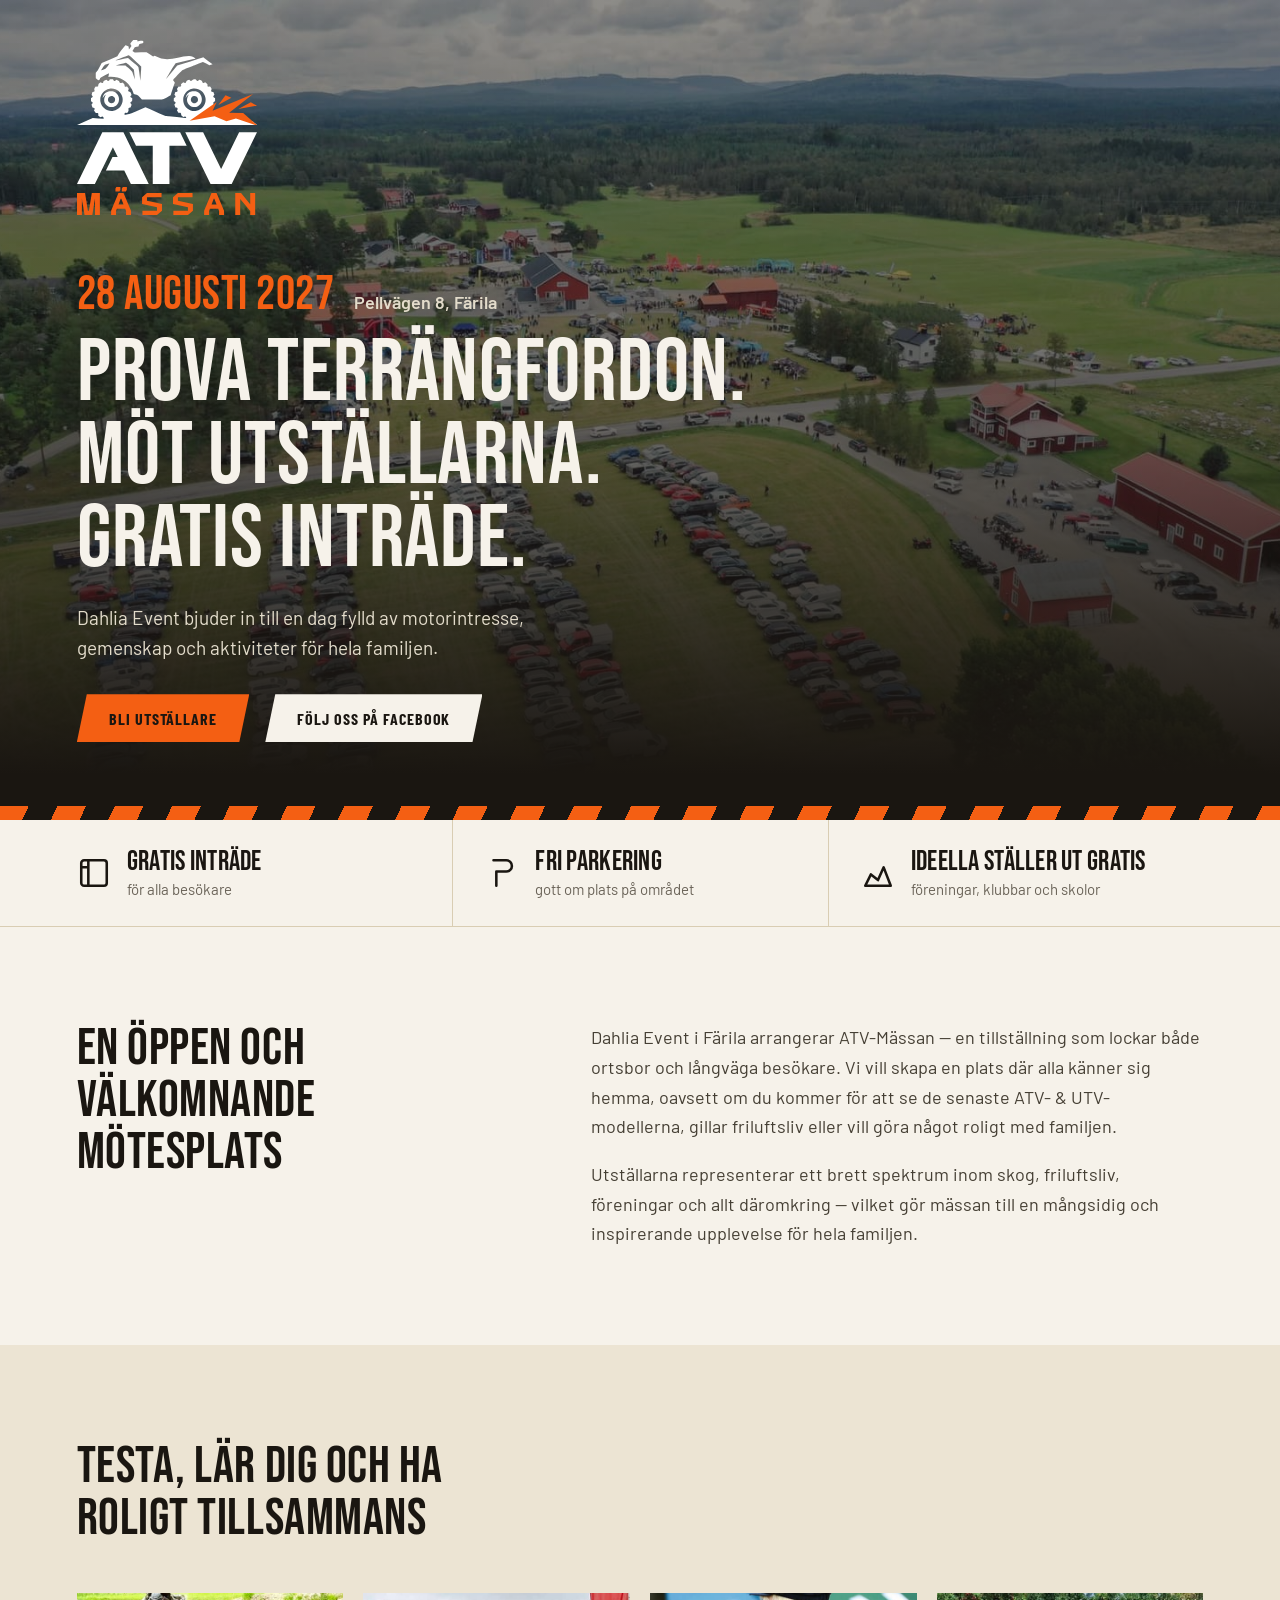
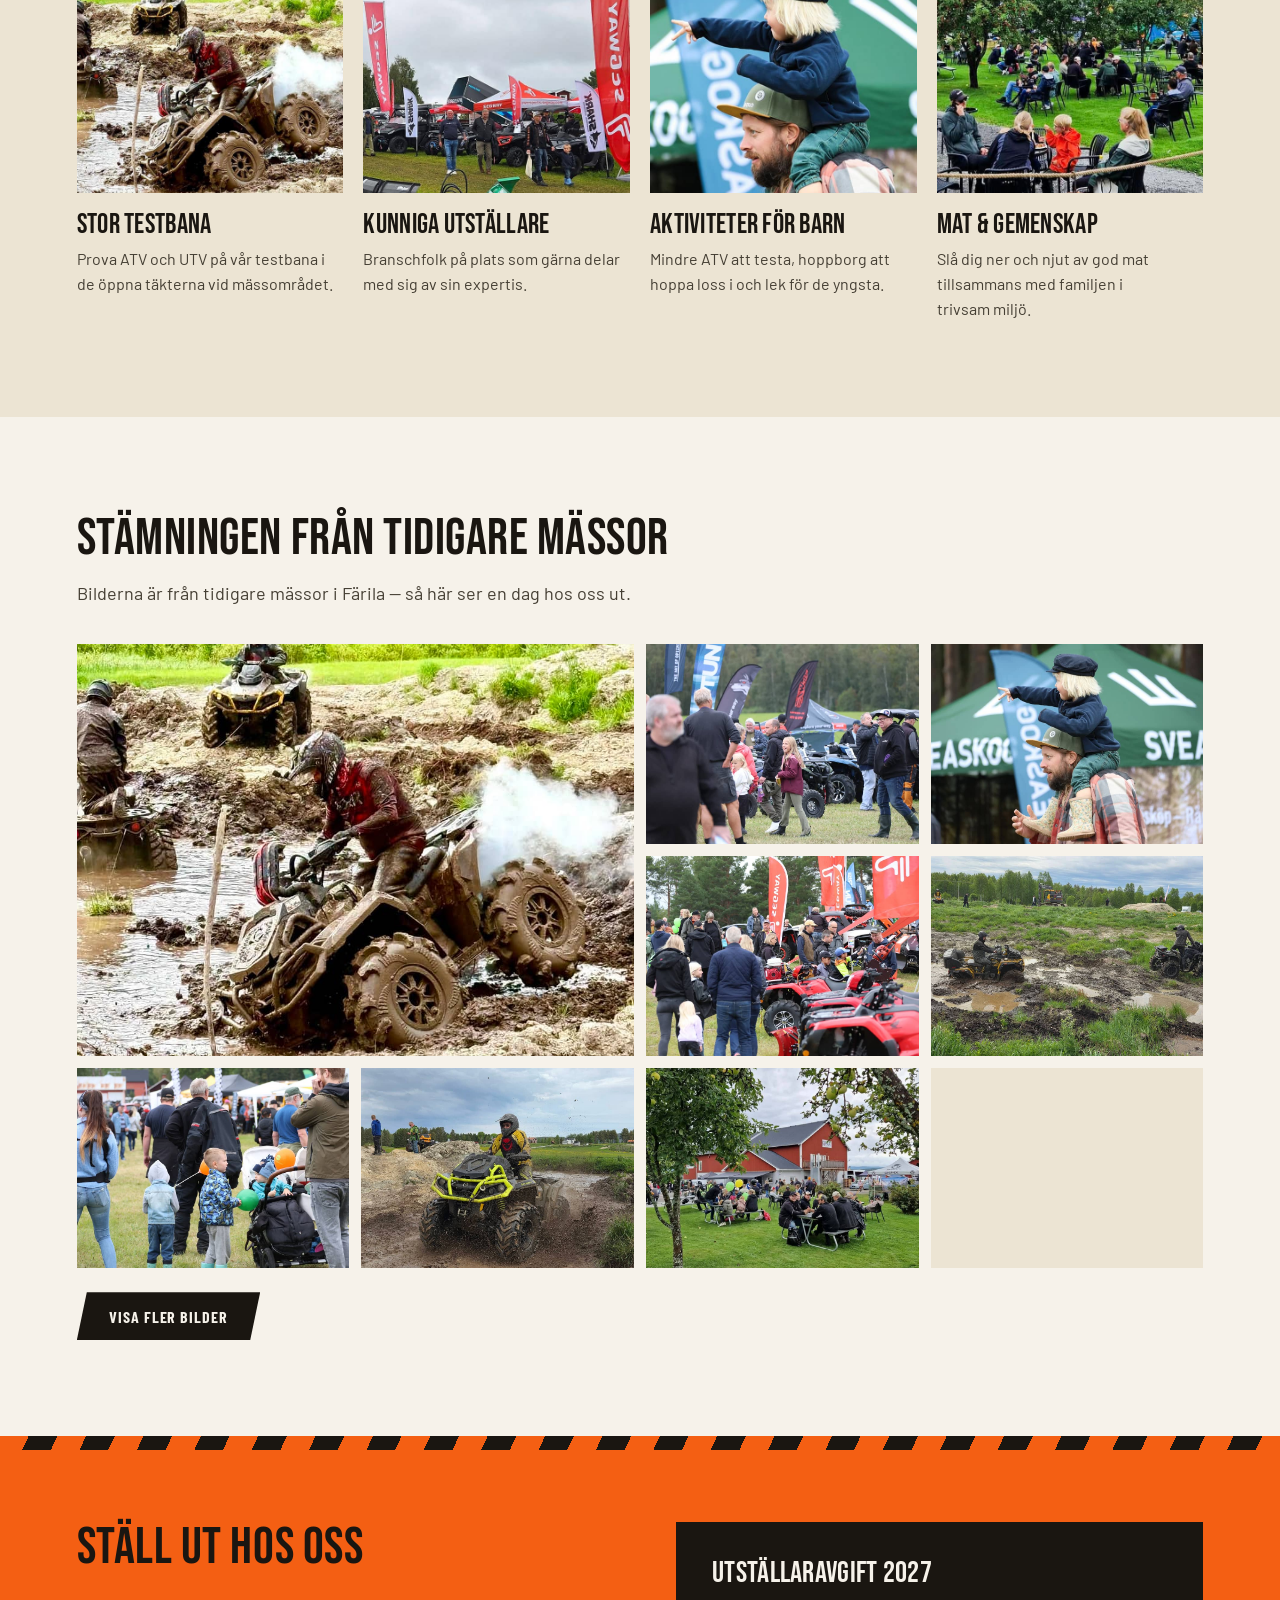
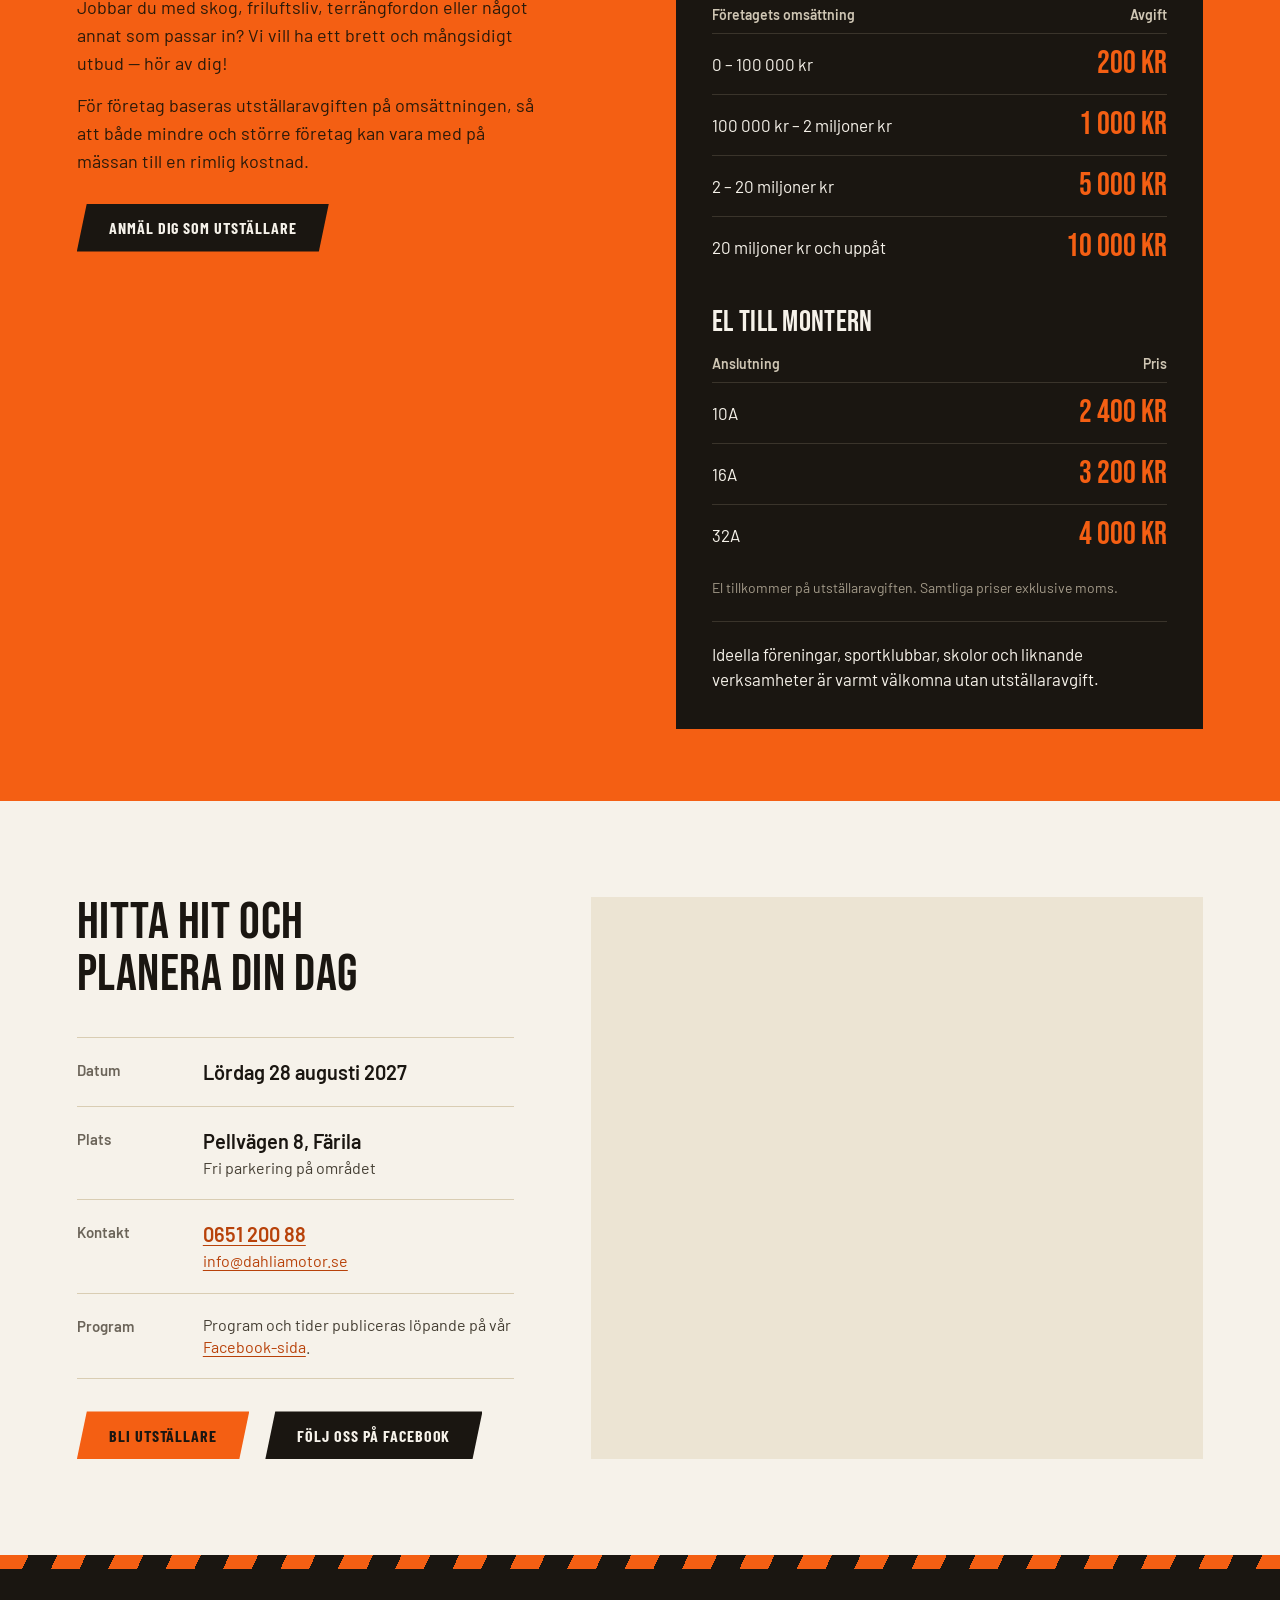
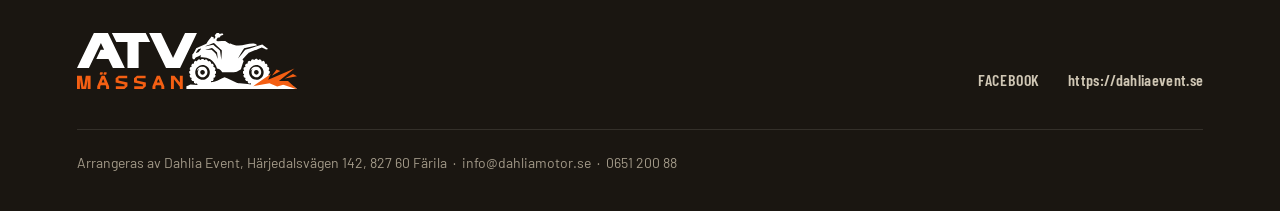
<file: index.html>
<!doctype html>
<html lang="sv">
<head>
<meta charset="utf-8">
<meta name="viewport" content="width=device-width, initial-scale=1">
<title>ATV-Mässan i Färila &middot; 28 augusti 2027</title>
<meta name="description" content="ATV-Mässan i Färila 28 augusti 2027 &mdash; gratis inträde och fri parkering. Prova terrängfordon, möt utställarna och häng med familjen.">
<meta name="theme-color" content="#1a1611">
<link rel="canonical" href="https://sqrddsgn.github.io/ATV-Massan/">
<link rel="icon" type="image/svg+xml" href="assets/favicon.svg">

<meta property="og:type" content="website">
<meta property="og:locale" content="sv_SE">
<meta property="og:site_name" content="ATV-Mässan i Färila">
<meta property="og:title" content="ATV-Mässan i Färila &middot; 28 augusti 2027">
<meta property="og:description" content="Gratis inträde och fri parkering. Prova terrängfordon, möt utställarna och häng med familjen.">
<meta property="og:url" content="https://sqrddsgn.github.io/ATV-Massan/">
<meta property="og:image" content="https://sqrddsgn.github.io/ATV-Massan/assets/og.jpg">
<meta property="og:image:width" content="1200">
<meta property="og:image:height" content="630">
<meta property="og:image:alt" content="Flygfoto över ATV-Mässans mässområde i Färila">
<meta name="twitter:card" content="summary_large_image">

<script type="application/ld+json">
{
  "@context": "https://schema.org",
  "@type": "Event",
  "name": "ATV-Mässan i Färila",
  "startDate": "2027-08-28",
  "endDate": "2027-08-28",
  "eventStatus": "https://schema.org/EventScheduled",
  "eventAttendanceMode": "https://schema.org/OfflineEventAttendanceMode",
  "isAccessibleForFree": true,
  "description": "Mässa för ATV, UTV och friluftsliv med testbana, utställare och aktiviteter för hela familjen. Gratis inträde och fri parkering.",
  "image": ["https://sqrddsgn.github.io/ATV-Massan/assets/og.jpg"],
  "location": {
    "@type": "Place",
    "name": "Mässområdet, Pellvägen 8",
    "address": { "@type": "PostalAddress", "streetAddress": "Pellvägen 8", "addressLocality": "Färila", "addressCountry": "SE" }
  },
  "organizer": { "@type": "Organization", "name": "Dahlia Event", "url": "https://dahliaevent.se" },
  "offers": { "@type": "Offer", "price": "0", "priceCurrency": "SEK", "availability": "https://schema.org/InStock", "url": "https://sqrddsgn.github.io/ATV-Massan/" }
}
</script>

<link rel="stylesheet" href="assets/style.css">
<link rel="stylesheet" href="https://fonts.googleapis.com/css2?family=Bebas+Neue&family=Barlow:wght@400;500;600;700&family=Barlow+Condensed:wght@600;700&display=swap">

</head>
<body>

<header class="hero">
  <img class="hero-bg" src="assets/header-1600.jpg" srcset="assets/header-800.jpg 800w, assets/header-1600.jpg 1600w" sizes="100vw" width="1600" height="900" alt="Flygfoto över ATV-Mässans mässområde i Färila" fetchpriority="high">
  <div class="hero-inner">
    <img class="hero-logo" src="assets/logo-vertical-white.svg" alt="ATV-Mässan i Färila">

    <div>
      <p class="hero-date">
        <span class="when display">28 augusti 2027</span>
        <span class="where">Pellvägen 8, Färila</span>
      </p>
      <h1 class="hero-title display">
        <span>Prova terrängfordon.</span>
        <span>Möt utställarna.</span>
        <span>Gratis inträde.</span>
      </h1>
      <p class="hero-lead">Dahlia Event bjuder in till en dag fylld av motorintresse, gemenskap och aktiviteter för hela familjen.</p>
      <div class="btn-row">
        <a class="btn btn-primary" href="utstallare.html">Bli utställare</a>
        <a class="btn btn-light" href="https://www.facebook.com/profile.php?id=61579975665063">Följ oss på Facebook</a>
      </div>
    </div>
  </div>
</header>

<div class="stripe" aria-hidden="true"></div>

<main>

  <section class="perks" aria-label="Det här kostar det">
    <ul>
      <li>
        <svg width="34" height="34" viewBox="0 0 24 24" fill="none" stroke="#1a1611" stroke-width="1.8" stroke-linecap="round" stroke-linejoin="round" aria-hidden="true"><rect x="3" y="3" width="18" height="18" rx="2"></rect><path d="M8 3v18M3 8h5"></path></svg>
        <div><div class="display">Gratis inträde</div><small>för alla besökare</small></div>
      </li>
      <li>
        <svg width="34" height="34" viewBox="0 0 24 24" fill="none" stroke="#1a1611" stroke-width="1.8" stroke-linecap="round" stroke-linejoin="round" aria-hidden="true"><path d="M6 3h9a4 4 0 0 1 0 8H8v10"></path></svg>
        <div><div class="display">Fri parkering</div><small>gott om plats på området</small></div>
      </li>
      <li>
        <svg width="34" height="34" viewBox="0 0 24 24" fill="none" stroke="#1a1611" stroke-width="1.8" stroke-linecap="round" stroke-linejoin="round" aria-hidden="true"><path d="M3 21l4-8 5 4 4-9 5 13H3z"></path></svg>
        <div><div class="display">Ideella ställer ut gratis</div><small>föreningar, klubbar och skolor</small></div>
      </li>
    </ul>
  </section>

  <section class="section about">
    <div class="wrap split">
      <h2 class="display">En öppen och välkomnande mötesplats</h2>
      <div class="prose">
        <p>Dahlia Event i Färila arrangerar ATV-Mässan &mdash; en tillställning som lockar både ortsbor och långväga besökare. Vi vill skapa en plats där alla känner sig hemma, oavsett om du kommer för att se de senaste ATV- &amp; UTV-modellerna, gillar friluftsliv eller vill göra något roligt med familjen.</p>
        <p>Utställarna representerar ett brett spektrum inom skog, friluftsliv, föreningar och allt däromkring &mdash; vilket gör mässan till en mångsidig och inspirerande upplevelse för hela familjen.</p>
      </div>
    </div>
  </section>

  <section class="section day">
    <div class="wrap">
      <h2 class="display">Testa, lär dig och ha roligt tillsammans</h2>
      <div class="day-grid">
        <article>
          <img src="assets/testbana.jpg" width="600" height="450" loading="lazy" decoding="async" alt="Förare kör ATV genom lera på testbanan">
          <h3 class="display">Stor testbana</h3>
          <p>Prova ATV och UTV på vår testbana i de öppna täkterna vid mässområdet.</p>
        </article>
        <article>
          <img src="assets/utstallare.jpg" width="600" height="450" loading="lazy" decoding="async" alt="Besökare bland utställarnas montrar och flaggor">
          <h3 class="display">Kunniga utställare</h3>
          <p>Branschfolk på plats som gärna delar med sig av sin expertis.</p>
        </article>
        <article>
          <img src="assets/barn.jpg" width="600" height="450" loading="lazy" decoding="async" alt="Barn på pappas axlar bland mässbesökarna">
          <h3 class="display">Aktiviteter för barn</h3>
          <p>Mindre ATV att testa, hoppborg att hoppa loss i och lek för de yngsta.</p>
        </article>
        <article>
          <img src="assets/mat.jpg" width="600" height="450" loading="lazy" decoding="async" alt="Besökare som sitter tillsammans och äter i det gröna">
          <h3 class="display">Mat &amp; gemenskap</h3>
          <p>Slå dig ner och njut av god mat tillsammans med familjen i trivsam miljö.</p>
        </article>
      </div>
    </div>
  </section>

  <section class="section gallery">
    <div class="wrap">
      <h2 class="display">Stämningen från tidigare mässor</h2>
      <p class="lead">Bilderna är från tidigare mässor i Färila &mdash; så här ser en dag hos oss ut.</p>

      <div class="g-grid">
        <a class="g-item feature" href="assets/gallery/large/gallery-06.jpg"><img src="assets/gallery/gallery-06.jpg" loading="lazy" decoding="async" alt="Förare kör genom lera på testbanan"></a>
        <a class="g-item" href="assets/gallery/large/gallery-01.jpg"><img src="assets/gallery/gallery-01.jpg" loading="lazy" decoding="async" alt="Besökare bland utställartält på ATV-mässan"></a>
        <a class="g-item" href="assets/gallery/large/gallery-02.jpg"><img src="assets/gallery/gallery-02.jpg" loading="lazy" decoding="async" alt="Barn på pappas axlar pekar ut mot mässområdet"></a>
        <a class="g-item" href="assets/gallery/large/gallery-04.jpg"><img src="assets/gallery/gallery-04.jpg" loading="lazy" decoding="async" alt="Rad med fyrhjulingar och besökare"></a>
        <a class="g-item" href="assets/gallery/large/gallery-05.jpg"><img src="assets/gallery/gallery-05.jpg" loading="lazy" decoding="async" alt="Fyrhjulingar kör genom lerig terräng på testbanan"></a>
        <a class="g-item" href="assets/gallery/large/gallery-10.jpg"><img src="assets/gallery/gallery-10.jpg" loading="lazy" decoding="async" alt="Barn med ballonger bland besökarna"></a>
        <a class="g-item" href="assets/gallery/large/gallery-12.jpg"><img src="assets/gallery/gallery-12.jpg" loading="lazy" decoding="async" alt="Fyrhjuling kör genom lera med stänk"></a>
        <a class="g-item" href="assets/gallery/large/gallery-07.jpg"><img src="assets/gallery/gallery-07.jpg" loading="lazy" decoding="async" alt="Besökare fikar tillsammans under äppelträden"></a>
        <a class="g-item" href="assets/gallery/large/gallery-03.jpg"><img src="assets/gallery/gallery-03.jpg" loading="lazy" decoding="async" alt="Besökare vid Polaris utställarmonter"></a>
      </div>

      <details class="g-more">
        <summary class="btn btn-dark"><span class="more">Visa fler bilder</span><span class="less">Dölj bilderna</span></summary>
        <div class="g-grid">
          <a class="g-item" href="assets/gallery/large/gallery-08.jpg"><img src="assets/gallery/gallery-08.jpg" loading="lazy" decoding="async" alt="Dahlia Motor-flagga bland utställartält"></a>
          <a class="g-item" href="assets/gallery/large/gallery-09.jpg"><img src="assets/gallery/gallery-09.jpg" loading="lazy" decoding="async" alt="Flygfoto över mässområdet och parkeringen"></a>
          <a class="g-item" href="assets/gallery/large/gallery-11.jpg"><img src="assets/gallery/gallery-11.jpg" loading="lazy" decoding="async" alt="Rad med nya fyrhjulingar hos utställare"></a>
          <a class="g-item" href="assets/gallery/large/gallery-13.jpg"><img src="assets/gallery/gallery-13.jpg" loading="lazy" decoding="async" alt="Förare med fyrhjulingar uppställda på rad"></a>
          <a class="g-item" href="assets/gallery/large/gallery-14.jpg"><img src="assets/gallery/gallery-14.jpg" loading="lazy" decoding="async" alt="Fyrhjulingar och motorcykel utställda under tält"></a>
          <a class="g-item" href="assets/gallery/large/gallery-15.jpg"><img src="assets/gallery/gallery-15.jpg" loading="lazy" decoding="async" alt="Flaggor från utställare som Ski-Doo, Can-Am och Honda"></a>
          <a class="g-item" href="assets/gallery/large/gallery-16.jpg"><img src="assets/gallery/gallery-16.jpg" loading="lazy" decoding="async" alt="Flygfoto över bilparkeringen vid mässan"></a>
        </div>
      </details>
    </div>
  </section>

  <div class="stripe" aria-hidden="true"></div>
  <section class="cta">
    <div class="wrap">
      <div>
        <h2 class="display">Ställ ut hos oss</h2>
        <p>Jobbar du med skog, friluftsliv, terrängfordon eller något annat som passar in? Vi vill ha ett brett och mångsidigt utbud &mdash; hör av dig!</p>
        <p>För företag baseras utställaravgiften på omsättningen, så att både mindre och större företag kan vara med på mässan till en rimlig kostnad.</p>
        <a class="btn btn-dark" href="utstallare.html">Anmäl dig som utställare</a>
      </div>
      <div class="fees">
        <table>
          <caption>Utställaravgift 2027</caption>
          <thead><tr><th scope="col">Företagets omsättning</th><th scope="col">Avgift</th></tr></thead>
          <tbody>
            <tr><td>0 &ndash; 100&nbsp;000&nbsp;kr</td><td>200 kr</td></tr>
            <tr><td>100&nbsp;000&nbsp;kr &ndash; 2&nbsp;miljoner&nbsp;kr</td><td>1 000 kr</td></tr>
            <tr><td>2 &ndash; 20&nbsp;miljoner&nbsp;kr</td><td>5 000 kr</td></tr>
            <tr><td>20&nbsp;miljoner&nbsp;kr och uppåt</td><td>10 000 kr</td></tr>
          </tbody>
        </table>
        <table>
          <caption>El till montern</caption>
          <thead><tr><th scope="col">Anslutning</th><th scope="col">Pris</th></tr></thead>
          <tbody>
            <tr><td>10A</td><td>2 400 kr</td></tr>
            <tr><td>16A</td><td>3 200 kr</td></tr>
            <tr><td>32A</td><td>4 000 kr</td></tr>
          </tbody>
        </table>
        <p class="note">El tillkommer på utställaravgiften. Samtliga priser exklusive moms.</p>
        <p class="free">Ideella föreningar, sportklubbar, skolor och liknande verksamheter är varmt välkomna utan utställaravgift.</p>
      </div>
    </div>
  </section>

  <section class="section info" id="praktisk-info">
    <div class="wrap split">
      <div>
        <h2 class="display">Hitta hit och planera din dag</h2>
        <dl class="facts">
          <div class="fact"><dt>Datum</dt><dd>Lördag 28 augusti 2027</dd></div>
          <div class="fact"><dt>Plats</dt><dd>Pellvägen 8, Färila<small>Fri parkering på området</small></dd></div>
          <div class="fact"><dt>Kontakt</dt><dd><a href="tel:+4665120088">0651 200 88</a><small><a href="mailto:info@dahliamotor.se">info@dahliamotor.se</a></small></dd></div>
          <div class="fact"><dt>Program</dt><dd><small style="margin-top:0">Program och tider publiceras löpande på vår <a href="https://www.facebook.com/profile.php?id=61579975665063">Facebook-sida</a>.</small></dd></div>
        </dl>
        <div class="btn-row">
          <a class="btn btn-primary" href="utstallare.html">Bli utställare</a>
          <a class="btn btn-dark" href="https://www.facebook.com/profile.php?id=61579975665063">Följ oss på Facebook</a>
        </div>
      </div>
      <iframe class="map" title="Karta över mässområdet, Pellvägen 8, Färila" loading="lazy" referrerpolicy="no-referrer-when-downgrade" src="https://maps.google.com/maps?q=Pellv%C3%A4gen%208%2C%20F%C3%A4rila&amp;z=14&amp;output=embed"></iframe>
    </div>
  </section>

</main>

<div class="stripe" aria-hidden="true"></div>

<footer>
  <div class="wrap">
    <div class="foot-top">
      <img src="assets/logo.svg" alt="ATV-Mässan i Färila">
      <div class="foot-links">
        <a href="https://www.facebook.com/profile.php?id=61579975665063">Facebook</a>
        <a class="url" href="https://dahliaevent.se">https://dahliaevent.se</a>
      </div>
    </div>
    <div class="foot-bottom">Arrangeras av Dahlia Event, Härjedalsvägen 142, 827 60 Färila &nbsp;&middot;&nbsp; info@dahliamotor.se &nbsp;&middot;&nbsp; 0651 200 88</div>
  </div>
</footer>

<dialog class="lightbox" id="lightbox" aria-label="Bildvisning">
  <div class="lb-stage"><img class="lb-img" alt=""></div>
  <p class="lb-caption"><span class="lb-count"></span><span class="lb-alt"></span></p>
  <button class="lb-btn lb-close" type="button" aria-label="Stäng bildvisningen">
    <svg width="22" height="22" viewBox="0 0 24 24" fill="none" stroke="currentColor" stroke-width="2.2" stroke-linecap="round" aria-hidden="true"><path d="M5 5l14 14M19 5L5 19"/></svg>
  </button>
  <button class="lb-btn lb-prev" type="button" aria-label="Föregående bild">
    <svg width="22" height="22" viewBox="0 0 24 24" fill="none" stroke="currentColor" stroke-width="2.2" stroke-linecap="round" stroke-linejoin="round" aria-hidden="true"><path d="M15 5l-7 7 7 7"/></svg>
  </button>
  <button class="lb-btn lb-next" type="button" aria-label="Nästa bild">
    <svg width="22" height="22" viewBox="0 0 24 24" fill="none" stroke="currentColor" stroke-width="2.2" stroke-linecap="round" stroke-linejoin="round" aria-hidden="true"><path d="M9 5l7 7-7 7"/></svg>
  </button>
</dialog>

<script src="assets/lightbox.js" defer></script>

</body>
</html>
</file>
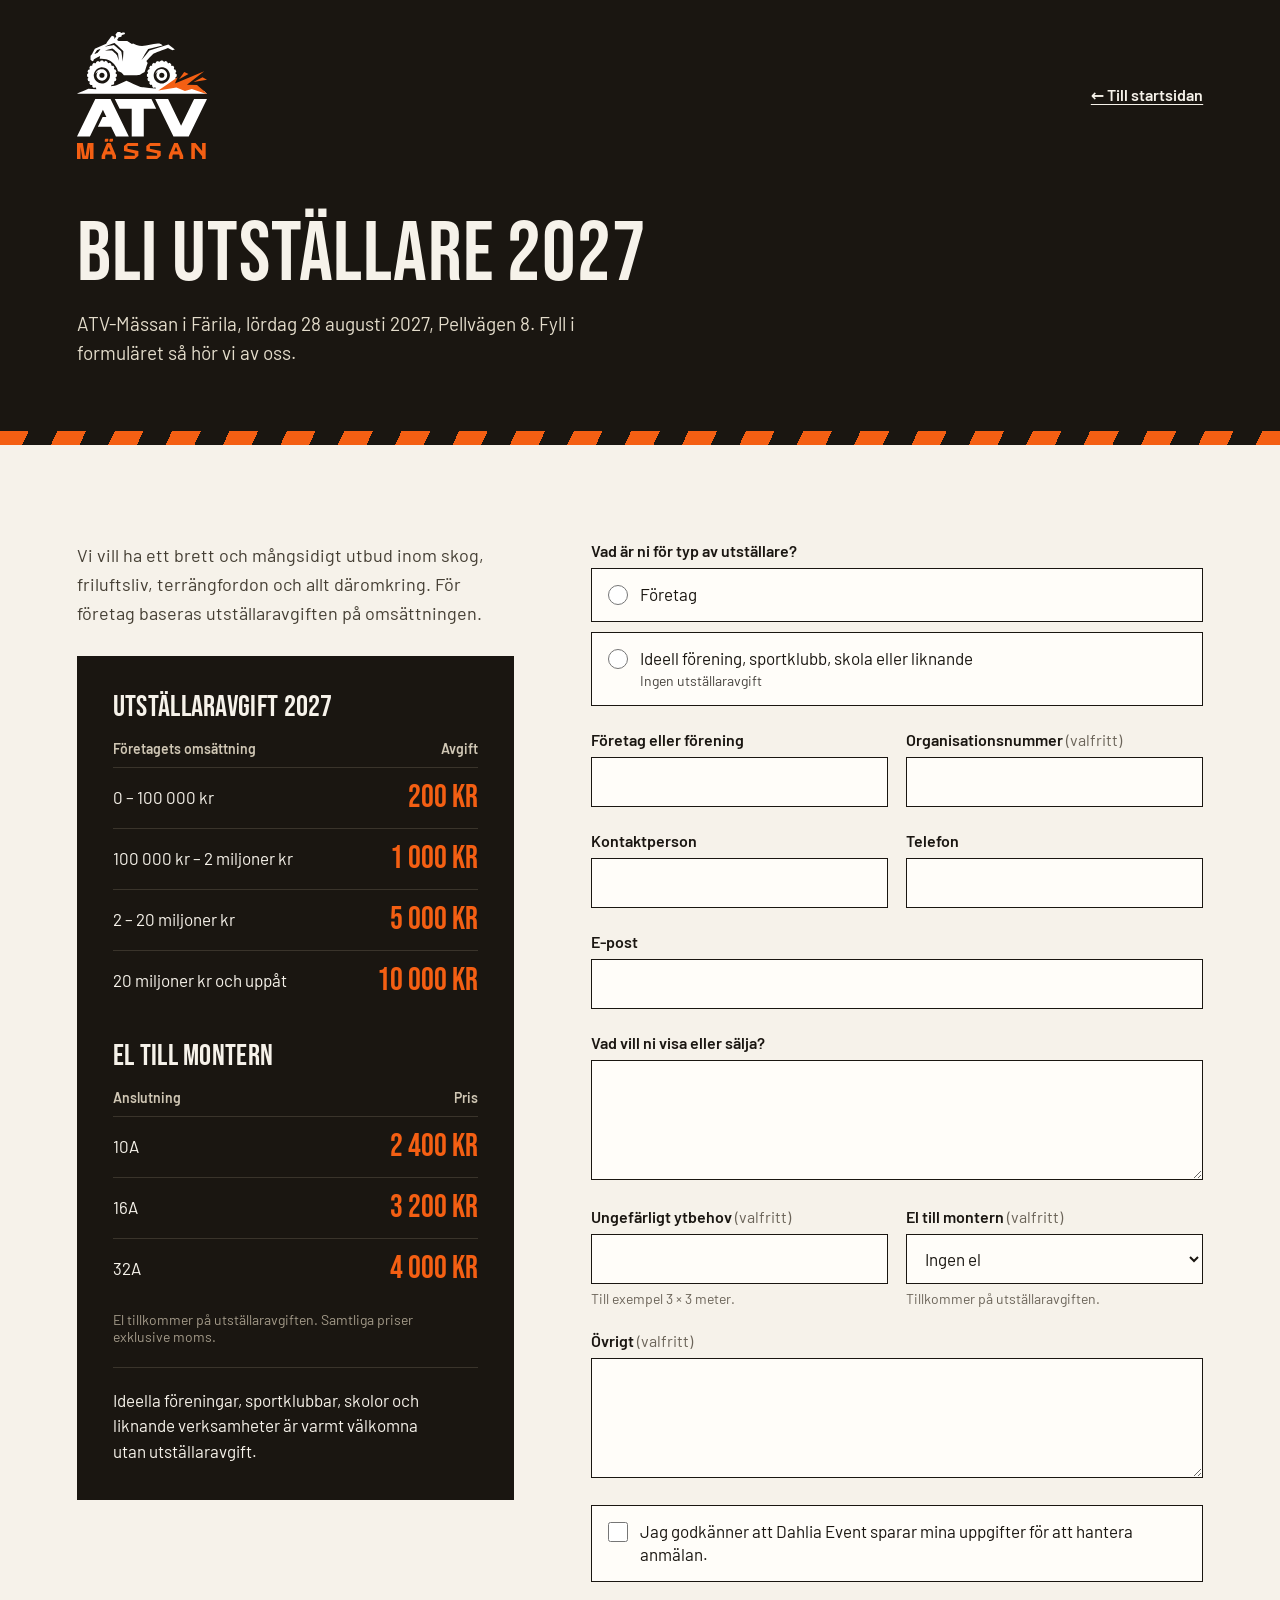
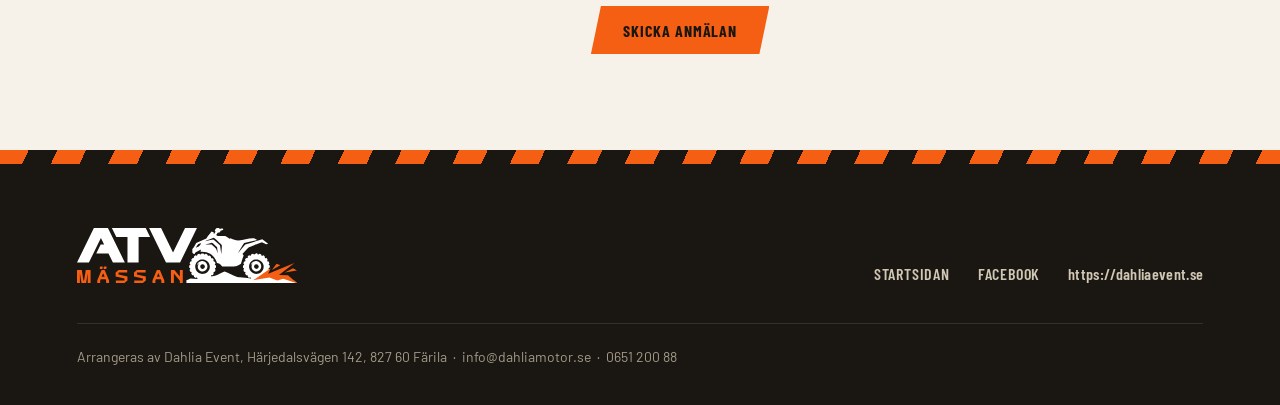
<file: utstallare.html>
<!doctype html>
<html lang="sv">
<head>
<meta charset="utf-8">
<meta name="viewport" content="width=device-width, initial-scale=1">
<title>Bli utställare &middot; ATV-Mässan i Färila 2027</title>
<meta name="description" content="Anmäl dig som utställare på ATV-Mässan i Färila 28 augusti 2027. Utställaravgiften baseras på omsättning; ideella föreningar, sportklubbar och skolor ställer ut utan avgift.">
<meta name="theme-color" content="#1a1611">
<link rel="canonical" href="https://sqrddsgn.github.io/ATV-Massan/utstallare.html">
<link rel="icon" type="image/svg+xml" href="assets/favicon.svg">

<meta property="og:type" content="website">
<meta property="og:locale" content="sv_SE">
<meta property="og:site_name" content="ATV-Mässan i Färila">
<meta property="og:title" content="Bli utställare &middot; ATV-Mässan i Färila 2027">
<meta property="og:description" content="Anmäl dig som utställare 28 augusti 2027. Ideella föreningar, sportklubbar och skolor ställer ut utan avgift.">
<meta property="og:url" content="https://sqrddsgn.github.io/ATV-Massan/utstallare.html">
<meta property="og:image" content="https://sqrddsgn.github.io/ATV-Massan/assets/og.jpg">
<meta name="twitter:card" content="summary_large_image">

<link rel="stylesheet" href="assets/style.css">
<link rel="stylesheet" href="https://fonts.googleapis.com/css2?family=Bebas+Neue&family=Barlow:wght@400;500;600;700&family=Barlow+Condensed:wght@600;700&display=swap">

<script>
  // Google Apps Script Web app that stores applications in the Google Sheet (see apps-script/README.md).
  window.ATV_FORM_ENDPOINT = 'https://script.google.com/macros/s/AKfycbwwg8ZYTW33PjNIceaE93tKFiX_CVwTSZoa5RoyJJ4LfeivDQM8IgbvgFPkymZkowg52w/exec';
</script>
</head>
<body>

<header class="page-head">
  <div class="wrap">
    <div class="top">
      <a href="./" aria-label="ATV-Mässan i Färila, till startsidan"><img src="assets/logo-vertical-white.svg" alt="ATV-Mässan i Färila"></a>
      <a href="./">&larr; Till startsidan</a>
    </div>
    <div>
      <h1 class="display">Bli utställare 2027</h1>
      <p>ATV-Mässan i Färila, lördag 28 augusti 2027, Pellvägen 8. Fyll i formuläret så hör vi av oss.</p>
    </div>
  </div>
</header>

<div class="stripe" aria-hidden="true"></div>

<main>
  <section class="section">
    <div class="wrap split">

      <div class="apply-info">
        <p>Vi vill ha ett brett och mångsidigt utbud inom skog, friluftsliv, terrängfordon och allt däromkring. För företag baseras utställaravgiften på omsättningen.</p>
        <div class="fees">
          <table>
            <caption>Utställaravgift 2027</caption>
            <thead><tr><th scope="col">Företagets omsättning</th><th scope="col">Avgift</th></tr></thead>
            <tbody>
              <tr><td>0 &ndash; 100&nbsp;000&nbsp;kr</td><td>200 kr</td></tr>
              <tr><td>100&nbsp;000&nbsp;kr &ndash; 2&nbsp;miljoner&nbsp;kr</td><td>1 000 kr</td></tr>
              <tr><td>2 &ndash; 20&nbsp;miljoner&nbsp;kr</td><td>5 000 kr</td></tr>
              <tr><td>20&nbsp;miljoner&nbsp;kr och uppåt</td><td>10 000 kr</td></tr>
            </tbody>
          </table>
          <table>
            <caption>El till montern</caption>
            <thead><tr><th scope="col">Anslutning</th><th scope="col">Pris</th></tr></thead>
            <tbody>
              <tr><td>10A</td><td>2 400 kr</td></tr>
              <tr><td>16A</td><td>3 200 kr</td></tr>
              <tr><td>32A</td><td>4 000 kr</td></tr>
            </tbody>
          </table>
          <p class="note">El tillkommer på utställaravgiften. Samtliga priser exklusive moms.</p>
          <p class="free">Ideella föreningar, sportklubbar, skolor och liknande verksamheter är varmt välkomna utan utställaravgift.</p>
        </div>
      </div>

      <div>
        <form class="form" id="apply" novalidate>
          <div class="form-msg" id="msg" role="alert" hidden></div>

          <fieldset>
            <legend>Vad är ni för typ av utställare?</legend>
            <div class="choices">
              <label class="choice"><input type="radio" name="type" value="foretag" required> <span>Företag</span></label>
              <label class="choice"><input type="radio" name="type" value="ideell" required> <span>Ideell förening, sportklubb, skola eller liknande <small>Ingen utställaravgift</small></span></label>
            </div>
          </fieldset>

          <div class="field" id="turnover-group" hidden>
            <label class="lbl" for="turnover">Företagets omsättning</label>
            <select id="turnover" name="turnover">
              <option value="">Välj omsättning&hellip;</option>
              <option value="0-100000">0 &ndash; 100 000 kr</option>
              <option value="100000-2000000">100 000 kr &ndash; 2 miljoner kr</option>
              <option value="2000000-20000000">2 &ndash; 20 miljoner kr</option>
              <option value="20000000+">20 miljoner kr och uppåt</option>
            </select>
          </div>

          <div class="feebox" id="feebox" aria-live="polite" hidden></div>

          <div class="row2">
            <div class="field">
              <label class="lbl" for="company">Företag eller förening</label>
              <input type="text" id="company" name="company" autocomplete="organization" maxlength="200" required>
            </div>
            <div class="field">
              <label class="lbl" for="orgnr">Organisationsnummer <span class="opt">(valfritt)</span></label>
              <input type="text" id="orgnr" name="orgnr" inputmode="numeric" maxlength="40">
            </div>
          </div>

          <div class="row2">
            <div class="field">
              <label class="lbl" for="name">Kontaktperson</label>
              <input type="text" id="name" name="name" autocomplete="name" maxlength="200" required>
            </div>
            <div class="field">
              <label class="lbl" for="phone">Telefon</label>
              <input type="tel" id="phone" name="phone" autocomplete="tel" maxlength="40" required>
            </div>
          </div>

          <div class="field">
            <label class="lbl" for="email">E-post</label>
            <input type="email" id="email" name="email" autocomplete="email" maxlength="200" required>
          </div>

          <div class="field">
            <label class="lbl" for="description">Vad vill ni visa eller sälja?</label>
            <textarea id="description" name="description" maxlength="2000" required></textarea>
          </div>

          <div class="row2">
            <div class="field">
              <label class="lbl" for="space">Ungefärligt ytbehov <span class="opt">(valfritt)</span></label>
              <input type="text" id="space" name="space" maxlength="100">
              <p class="help">Till exempel 3 &times; 3 meter.</p>
            </div>
            <div class="field">
              <label class="lbl" for="power_amp">El till montern <span class="opt">(valfritt)</span></label>
              <select id="power_amp" name="power_amp">
                <option value="">Ingen el</option>
                <option value="10A">10A &ndash; 2 400 kr</option>
                <option value="16A">16A &ndash; 3 200 kr</option>
                <option value="32A">32A &ndash; 4 000 kr</option>
              </select>
              <p class="help">Tillkommer på utställaravgiften.</p>
            </div>
          </div>

          <div class="field">
            <label class="lbl" for="message">Övrigt <span class="opt">(valfritt)</span></label>
            <textarea id="message" name="message" maxlength="2000"></textarea>
          </div>

          <div class="hp" aria-hidden="true">
            <label>Lämna det här fältet tomt <input type="text" name="website" tabindex="-1" autocomplete="off"></label>
          </div>

          <label class="choice"><input type="checkbox" name="consent" value="ja" required> <span>Jag godkänner att Dahlia Event sparar mina uppgifter för att hantera anmälan.</span></label>

          <button class="btn btn-primary" type="submit" id="submit">Skicka anmälan</button>
        </form>

        <div class="done" id="done" tabindex="-1" hidden>
          <h2 class="display">Tack för din anmälan!</h2>
          <p>Vi har tagit emot uppgifterna och hör av oss så snart vi har gått igenom dem.</p>
          <p>Frågor under tiden? Ring <a href="tel:+4665120088">0651 200 88</a> eller mejla <a href="mailto:info@dahliamotor.se">info@dahliamotor.se</a>.</p>
        </div>
      </div>

    </div>
  </section>
</main>

<div class="stripe" aria-hidden="true"></div>

<footer>
  <div class="wrap">
    <div class="foot-top">
      <img src="assets/logo.svg" alt="ATV-Mässan i Färila">
      <div class="foot-links">
        <a href="./">Startsidan</a>
        <a href="https://www.facebook.com/profile.php?id=61579975665063">Facebook</a>
        <a class="url" href="https://dahliaevent.se">https://dahliaevent.se</a>
      </div>
    </div>
    <div class="foot-bottom">Arrangeras av Dahlia Event, Härjedalsvägen 142, 827 60 Färila &nbsp;&middot;&nbsp; info@dahliamotor.se &nbsp;&middot;&nbsp; 0651 200 88</div>
  </div>
</footer>

<script>
(function () {
  var FEES = { '0-100000': 200, '100000-2000000': 1000, '2000000-20000000': 5000, '20000000+': 10000 };
  var POWER = { '10A': 2400, '16A': 3200, '32A': 4000 };
  var form = document.getElementById('apply');
  var msg = document.getElementById('msg');
  var feebox = document.getElementById('feebox');
  var turnoverGroup = document.getElementById('turnover-group');
  var turnover = document.getElementById('turnover');
  var powerSel = document.getElementById('power_amp');
  var submit = document.getElementById('submit');
  var done = document.getElementById('done');

  function selectedType() {
    var r = form.querySelector('input[name="type"]:checked');
    return r ? r.value : '';
  }

  function krona(n) { return String(n).replace(/\B(?=(\d{3})+(?!\d))/g, ' ') + ' kr'; }

  function refresh() {
    var type = selectedType();
    var isCompany = type === 'foretag';
    turnoverGroup.hidden = !isCompany;
    turnover.required = isCompany;
    if (!isCompany) turnover.value = '';

    var parts = [];
    var total = 0;
    if (type === 'ideell') {
      parts.push('Ingen utställaravgift för ideella föreningar, sportklubbar, skolor och liknande');
    } else if (isCompany && FEES[turnover.value]) {
      parts.push('Utställaravgift: ' + krona(FEES[turnover.value]));
      total += FEES[turnover.value];
    }
    if (POWER[powerSel.value]) {
      parts.push('El ' + powerSel.value + ': ' + krona(POWER[powerSel.value]));
      total += POWER[powerSel.value];
    }
    if (parts.length) {
      var text = parts.join('. ') + '.';
      if (parts.length > 1 && total > 0) text += ' Totalt: ' + krona(total) + '.';
      feebox.hidden = false;
      feebox.textContent = total > 0 ? text + ' Alla priser exklusive moms.' : text;
    } else {
      feebox.hidden = true;
      feebox.textContent = '';
    }
  }

  function showMessage(html) {
    msg.innerHTML = html;
    msg.hidden = false;
    msg.scrollIntoView({ block: 'nearest', behavior: 'smooth' });
  }

  form.addEventListener('change', refresh);
  form.addEventListener('input', function () { if (!msg.hidden) msg.hidden = true; });

  form.addEventListener('submit', function (e) {
    e.preventDefault();
    msg.hidden = true;

    if (!form.checkValidity()) {
      form.reportValidity();
      return;
    }

    var endpoint = window.ATV_FORM_ENDPOINT;
    var fallback = 'Mejla oss gärna i stället på <a href="mailto:info@dahliamotor.se?subject=Ut%C3%A4llarplats%20ATV-M%C3%A4ssan%202027">info@dahliamotor.se</a>.';
    if (!endpoint) {
      showMessage('Anmälningsformuläret är inte aktiverat än. ' + fallback);
      return;
    }

    submit.disabled = true;
    submit.textContent = 'Skickar…';

    // Google's Apps Script address sometimes answers 404 or fails before our script runs; nothing is
    // saved in that case, so it is safe to try again. Real answers from the script are never retried.
    function wait(ms) { return new Promise(function (resolve) { setTimeout(resolve, ms); }); }

    function send(attempt) {
      return fetch(endpoint, { method: 'POST', body: new URLSearchParams(new FormData(form)) })
        .then(function (res) {
          return res.text().then(function (txt) {
            var data = null;
            try { data = JSON.parse(txt); } catch (e) {}
            if (data) return data;
            if (attempt >= 4) throw new Error('');
            submit.textContent = 'Försöker igen…';
            return wait(attempt * 1500).then(function () { return send(attempt + 1); });
          });
        }, function (err) {
          // The request itself failed (offline, blocked). Retry once; it may or may not have arrived.
          if (attempt >= 2) throw err;
          submit.textContent = 'Försöker igen…';
          return wait(1500).then(function () { return send(attempt + 1); });
        });
    }

    send(1)
      .then(function (data) {
        if (!data || !data.ok) throw new Error((data && data.error) || 'Okänt fel');
        form.hidden = true;
        done.hidden = false;
        done.focus();
        done.scrollIntoView({ block: 'start', behavior: 'smooth' });
      })
      .catch(function (err) {
        var text = (err && err.message && err.message !== 'Failed to fetch') ? err.message + ' ' : 'Något gick fel när anmälan skulle skickas. ';
        showMessage(text + fallback);
        submit.disabled = false;
        submit.textContent = 'Skicka anmälan';
      });
  });

  refresh();
})();
</script>

</body>
</html>
</file>
<file: assets/style.css>
:root {
  --ink: #1a1611;
  --cream: #f6f2ea;
  --sand: #ece4d3;
  --rule: #d9cdb3;
  --orange: #f45f13;
  --orange-text: #b8420a;
  --body: #453f34;
  --muted: #6b6459;
}
* { box-sizing: border-box; }
html { scroll-padding-top: 16px; }
@media (prefers-reduced-motion: no-preference) { html { scroll-behavior: smooth; } }
body { margin: 0; background: var(--cream); color: var(--ink); font-family: 'Barlow', system-ui, sans-serif; overflow-x: hidden; }
img { max-width: 100%; }
a { color: var(--orange-text); text-decoration: underline; text-underline-offset: 3px; text-decoration-thickness: 1px; }
a:hover { color: var(--ink); }
a:focus-visible, summary:focus-visible { outline: 3px solid var(--ink); outline-offset: 3px; }

.display { font-family: 'Bebas Neue', 'Barlow Condensed', system-ui, sans-serif; font-weight: 400; letter-spacing: 0.01em; text-transform: uppercase; }
h1, h2, h3, p, dl, dd, ul { margin: 0; padding: 0; }
h2.display { font-size: clamp(36px, 5.2vw, 52px); line-height: 1; text-wrap: balance; }
p { text-wrap: pretty; }

.section { padding: clamp(56px, 9vw, 96px) 6vw; }
.wrap { max-width: 1160px; margin: 0 auto; }
.split { display: grid; grid-template-columns: 5fr 7fr; gap: clamp(32px, 6vw, 80px); align-items: start; }
.prose p { font-size: 18px; line-height: 1.65; color: var(--body); max-width: 62ch; }
.prose p + p { margin-top: 18px; }

/* buttons */
.btn { --focus: #fff; display: inline-flex; align-items: center; justify-content: center; min-height: 48px; padding: 14px 32px; font-family: 'Barlow Condensed', sans-serif; font-weight: 700; font-size: 16px; letter-spacing: 0.06em; text-transform: uppercase; text-decoration: none; cursor: pointer; border: 0; clip-path: polygon(10px 0, 100% 0, calc(100% - 10px) 100%, 0 100%); }
.btn:focus-visible { outline: 3px solid var(--focus); outline-offset: -7px; }
.btn-primary { background: var(--orange); color: var(--ink); --focus: var(--ink); }
.btn-primary:hover { background: #ff7a2e; color: var(--ink); }
.btn-light { background: var(--cream); color: var(--ink); --focus: var(--orange-text); }
.btn-light:hover { background: #fff; color: var(--ink); }
.btn-dark { background: var(--ink); color: var(--cream); --focus: var(--cream); }
.btn-dark:hover { background: #33291f; color: var(--cream); }
.btn-row { display: flex; gap: 16px; flex-wrap: wrap; }

.stripe { height: 14px; background: repeating-linear-gradient(115deg, var(--orange) 0 26px, var(--ink) 26px 52px); }

/* hero */
.hero { position: relative; isolation: isolate; background: var(--ink); color: var(--cream); padding: 40px 6vw 0; }
.hero-bg { position: absolute; inset: 0; width: 100%; height: 100%; object-fit: cover; opacity: 0.85; z-index: -2; }
.hero::before { content: ""; position: absolute; inset: 0; z-index: -1; background: linear-gradient(0deg, var(--ink) 4%, rgba(26,22,17,0.55) 48%, rgba(26,22,17,0.4) 100%); }
.hero-inner { max-width: 1160px; margin: 0 auto; min-height: 700px; padding-bottom: 64px; display: flex; flex-direction: column; justify-content: space-between; gap: 56px; }
.hero-logo { display: block; width: clamp(120px, 16vw, 180px); height: auto; }
.hero-date { display: flex; align-items: baseline; flex-wrap: wrap; gap: 4px 20px; margin-bottom: 14px; }
.hero-date .when { font-size: clamp(30px, 5vw, 48px); line-height: 1; color: var(--orange); }
.hero-date .where { font-size: 18px; font-weight: 600; color: #e3dccb; }
.hero-title { font-size: clamp(38px, 9vw, 88px); line-height: 0.94; margin-bottom: 22px; max-width: 900px; text-wrap: balance; }
.hero-title span { display: block; }
.hero-lead { font-size: 19px; line-height: 1.55; color: #e3dccb; max-width: 520px; margin-bottom: 32px; }

/* free perks ribbon */
.perks { padding: 0 6vw; border-bottom: 1px solid var(--rule); }
.perks ul { list-style: none; max-width: 1160px; margin: 0 auto; display: grid; grid-template-columns: repeat(3, 1fr); }
.perks li { display: flex; align-items: center; gap: 16px; padding: 28px 24px 28px 0; }
.perks li + li { padding-left: 32px; border-left: 1px solid var(--rule); }
.perks svg { flex: none; }
.perks .display { font-size: 28px; line-height: 1; }
.perks small { display: block; margin-top: 4px; font-size: 15px; color: var(--muted); }

/* under dagen */
.day { background: var(--sand); }
.day h2 { max-width: 720px; margin-bottom: 48px; }
.day-grid { display: grid; grid-template-columns: repeat(4, 1fr); gap: 28px 20px; }
.day-grid img { display: block; width: 100%; height: auto; aspect-ratio: 4 / 3; object-fit: cover; margin-bottom: 18px; background: var(--rule); }
.day-grid h3 { font-size: 28px; line-height: 1; margin-bottom: 8px; }
.day-grid p { font-size: 16px; line-height: 1.55; color: var(--body); }

/* gallery */
.gallery h2 { max-width: 720px; margin-bottom: 14px; }
.gallery .lead { font-size: 18px; line-height: 1.6; color: var(--body); max-width: 56ch; margin-bottom: 36px; }
.g-grid { display: grid; grid-template-columns: repeat(4, 1fr); grid-auto-rows: 200px; gap: 12px; }
.g-grid a { display: block; height: 100%; overflow: hidden; background: var(--sand); text-decoration: none; cursor: zoom-in; }
.g-grid a:hover img { filter: brightness(1.07); }
.g-grid img { display: block; width: 100%; height: 100%; object-fit: cover; background: var(--sand); }
.g-grid .feature { grid-column: span 2; grid-row: span 2; }
.g-more { margin-top: 12px; }
.g-more summary { list-style: none; cursor: pointer; display: inline-flex; margin-top: 12px; }
.g-more summary::-webkit-details-marker { display: none; }
.g-more .less { display: none; }
.g-more[open] .more { display: none; }
.g-more[open] .less { display: inline; }
.g-more .g-grid { margin-top: 24px; }

/* exhibitor strip */
.cta { background: var(--orange); padding: clamp(48px, 7vw, 72px) 6vw; }
.cta .wrap { display: grid; grid-template-columns: 1fr 1fr; gap: clamp(32px, 6vw, 72px); align-items: start; }
.cta h2 { font-size: clamp(36px, 5.2vw, 52px); line-height: 1; margin-bottom: 20px; }
.cta p { font-size: 18px; line-height: 1.55; color: #2b1a0a; max-width: 46ch; margin-bottom: 14px; }
.cta .btn { margin-top: 14px; }
.fees { background: var(--ink); color: var(--cream); padding: clamp(24px, 4vw, 36px); }
.fees caption { text-align: left; font-family: 'Bebas Neue', 'Barlow Condensed', sans-serif; font-size: 30px; line-height: 1; letter-spacing: 0.01em; text-transform: uppercase; padding-bottom: 18px; }
.fees table { width: 100%; border-collapse: collapse; }
.fees table + table { margin-top: 30px; }
.fees th { text-align: left; font-size: 14px; font-weight: 600; color: #cfc6b4; padding: 0 0 10px; }
.fees th:last-child, .fees td:last-child { text-align: right; white-space: nowrap; padding-left: 16px; }
.fees td { padding: 14px 0; border-top: 1px solid #3a342b; font-size: 17px; line-height: 1.35; }
.fees td:last-child { font-family: 'Bebas Neue', 'Barlow Condensed', sans-serif; font-size: 32px; line-height: 1; color: var(--orange); }
.fees .note { font-size: 14px; color: #a39a89; margin: 12px 0 0; max-width: none; }
.fees .free { margin: 22px 0 0; padding-top: 20px; border-top: 1px solid #3a342b; font-size: 17px; line-height: 1.5; color: var(--cream); max-width: none; }

/* practical info */
.facts { border-top: 1px solid var(--rule); margin-bottom: 32px; }
.fact { display: grid; grid-template-columns: 110px 1fr; gap: 16px; padding: 20px 0; border-bottom: 1px solid var(--rule); }
.fact dt { font-size: 15px; font-weight: 600; color: var(--muted); padding-top: 3px; }
.fact dd { font-size: 20px; font-weight: 600; line-height: 1.4; }
.fact dd small { display: block; font-size: 16px; font-weight: 400; color: var(--body); margin-top: 2px; }
.info h2 { margin-bottom: 36px; max-width: 520px; }
.map { display: block; width: 100%; height: 100%; min-height: 380px; border: 0; background: var(--sand); }

footer { background: var(--ink); padding: 64px 6vw 40px; }
.foot-top { display: flex; justify-content: space-between; align-items: flex-end; gap: 40px; margin-bottom: 40px; }
.foot-top img { width: 220px; max-width: 50vw; height: auto; display: block; }
.foot-links { display: flex; gap: 28px; }
footer a { color: #cfc6b4; font-family: 'Barlow Condensed', sans-serif; font-weight: 600; font-size: 16px; letter-spacing: 0.05em; text-transform: uppercase; text-decoration: none; }
footer a:hover { color: #fff; text-decoration: underline; }
footer a:focus-visible { outline-color: var(--cream); }
.foot-bottom { padding-top: 24px; border-top: 1px solid #34302a; font-size: 14px; color: #a39a89; }

@media (max-width: 860px) {
  .split { grid-template-columns: 1fr; }
  .day-grid { grid-template-columns: repeat(2, 1fr); }
  .g-grid { grid-template-columns: repeat(2, 1fr); grid-auto-rows: 160px; }
  .perks ul { grid-template-columns: 1fr; }
  .perks li, .perks li + li { padding: 20px 0; border-left: 0; }
  .perks li + li { border-top: 1px solid var(--rule); }
  .hero-inner { min-height: 640px; }
  .cta .wrap { grid-template-columns: 1fr; }
  .foot-top { flex-direction: column; align-items: flex-start; }
  .map { min-height: 320px; }
}
@media (max-width: 520px) {
  .day-grid { grid-template-columns: 1fr; }
  .g-grid { grid-auto-rows: 140px; }
  .btn-row .btn { width: 100%; }
  .fact { grid-template-columns: 1fr; gap: 2px; }
  .foot-links { flex-wrap: wrap; gap: 12px 24px; }
}

/* exhibitor application page */
.page-head { background: var(--ink); color: var(--cream); padding: 32px 6vw clamp(40px, 6vw, 64px); }
.page-head .wrap { display: flex; flex-direction: column; gap: clamp(32px, 6vw, 56px); }
.page-head .top { display: flex; justify-content: space-between; align-items: center; gap: 24px; }
.page-head .top img { display: block; width: 130px; height: auto; }
.page-head a { color: var(--cream); font-size: 16px; font-weight: 600; }
.page-head a:hover { color: var(--orange); }
.page-head a:focus-visible { outline-color: var(--cream); }
.page-head h1 { font-size: clamp(44px, 8vw, 84px); line-height: 0.95; margin-bottom: 16px; }
.page-head p { font-size: 19px; line-height: 1.5; color: #e3dccb; max-width: 52ch; }
.apply-info > p { font-size: 18px; line-height: 1.6; color: var(--body); max-width: 46ch; margin-bottom: 28px; }
.apply-info .fees { margin-bottom: 0; }
.apply-info .fees .free { margin-top: 22px; }
.apply-info .fees .note, .apply-info .fees .free { max-width: none; }

.form { display: grid; gap: 24px; }
.form fieldset { border: 0; margin: 0; padding: 0; min-width: 0; }
.form legend, .form label.lbl { display: block; padding: 0; margin-bottom: 8px; font-size: 16px; font-weight: 600; }
.form .opt { font-weight: 400; color: var(--muted); }
.form input[type="text"], .form input[type="email"], .form input[type="tel"], .form select, .form textarea { width: 100%; min-height: 50px; padding: 12px 14px; font: inherit; font-size: 17px; color: var(--ink); background: #fffdf9; border: 1.5px solid var(--ink); border-radius: 0; }
.form textarea { min-height: 120px; resize: vertical; line-height: 1.5; }
.form input:focus-visible, .form select:focus-visible, .form textarea:focus-visible { outline: 3px solid var(--orange-text); outline-offset: 2px; }
.form .row2 { display: grid; grid-template-columns: 1fr 1fr; gap: 18px; }
.form .help { margin-top: 6px; font-size: 14px; color: var(--muted); }
.choices { display: grid; gap: 10px; }
.choice { display: flex; align-items: flex-start; gap: 12px; padding: 14px 16px; background: #fffdf9; border: 1.5px solid var(--ink); cursor: pointer; font-size: 17px; line-height: 1.4; }
.choice input { flex: none; width: 20px; height: 20px; margin: 2px 0 0; accent-color: var(--orange-text); }
.choice:has(input:checked) { background: var(--ink); color: var(--cream); }
.choice:has(input:checked) input { accent-color: var(--orange); }
.choice:has(input:focus-visible) { outline: 3px solid var(--orange-text); outline-offset: 2px; }
.choice small { display: block; font-size: 14px; opacity: 0.8; }
.feebox { padding: 14px 16px; background: var(--sand); font-size: 17px; font-weight: 600; line-height: 1.4; }
.hp { position: absolute; left: -9999px; width: 1px; height: 1px; overflow: hidden; }
.form-msg { padding: 14px 16px; font-size: 16px; line-height: 1.5; border: 1.5px solid var(--orange-text); background: #fff1e8; }
.form-msg a { color: var(--orange-text); }
.form .btn { justify-self: start; }
.form .btn[disabled] { opacity: 0.6; cursor: progress; }
.done { padding: clamp(24px, 4vw, 40px); background: var(--ink); color: var(--cream); }
.done h2 { font-size: clamp(34px, 5vw, 48px); margin-bottom: 14px; color: var(--orange); }
.done p { font-size: 18px; line-height: 1.6; max-width: 46ch; }
.done p + p { margin-top: 12px; }
.done a { color: var(--cream); }

@media (max-width: 520px) {
  .form .row2 { grid-template-columns: 1fr; }
  .form .btn { justify-self: stretch; }
}
footer a.url { text-transform: none; letter-spacing: 0.02em; }

/* lightbox */
.lightbox { border: 0; padding: 0; margin: 0; width: 100%; height: 100%; max-width: none; max-height: none; background: transparent; color: var(--cream); }
html:has(.lightbox[open]) { overflow: hidden; } /* no page scroll behind the open lightbox */
.lightbox::backdrop { background: rgba(20, 17, 13, 0.97); }
.lightbox[open] { display: grid; grid-template-rows: 1fr auto; }
.lb-stage { display: flex; align-items: center; justify-content: center; min-height: 0; padding: 72px 96px 8px; }
.lb-img { display: block; max-width: 100%; max-height: calc(100vh - 170px); max-height: calc(100dvh - 170px); width: auto; height: auto; object-fit: contain; }
.lb-caption { margin: 0; padding: 8px 96px 24px; min-height: 64px; text-align: center; font-size: 15px; line-height: 1.45; color: #cfc6b4; }
.lb-count { margin-right: 12px; font-family: 'Barlow Condensed', sans-serif; font-weight: 700; font-size: 16px; letter-spacing: 0.06em; color: var(--orange); }
.lb-btn { position: absolute; display: grid; place-items: center; width: 52px; height: 52px; padding: 0; background: var(--ink); color: var(--cream); border: 1.5px solid #4a4238; border-radius: 0; cursor: pointer; }
.lb-btn:hover { background: var(--orange); border-color: var(--orange); color: var(--ink); }
.lb-btn:focus-visible { outline: 3px solid var(--cream); outline-offset: 2px; }
.lb-close { top: 14px; right: 14px; }
.lb-prev, .lb-next { top: 50%; transform: translateY(-50%); }
.lb-prev { left: 14px; }
.lb-next { right: 14px; }
@media (max-width: 700px) {
  .lb-stage { padding: 68px 0 8px; }
  .lb-img { max-height: calc(100vh - 200px); max-height: calc(100dvh - 200px); }
  .lb-caption { padding: 8px 84px 20px; min-height: 72px; font-size: 14px; }
  .lb-prev, .lb-next { top: auto; bottom: 14px; transform: none; }
}
</file>
